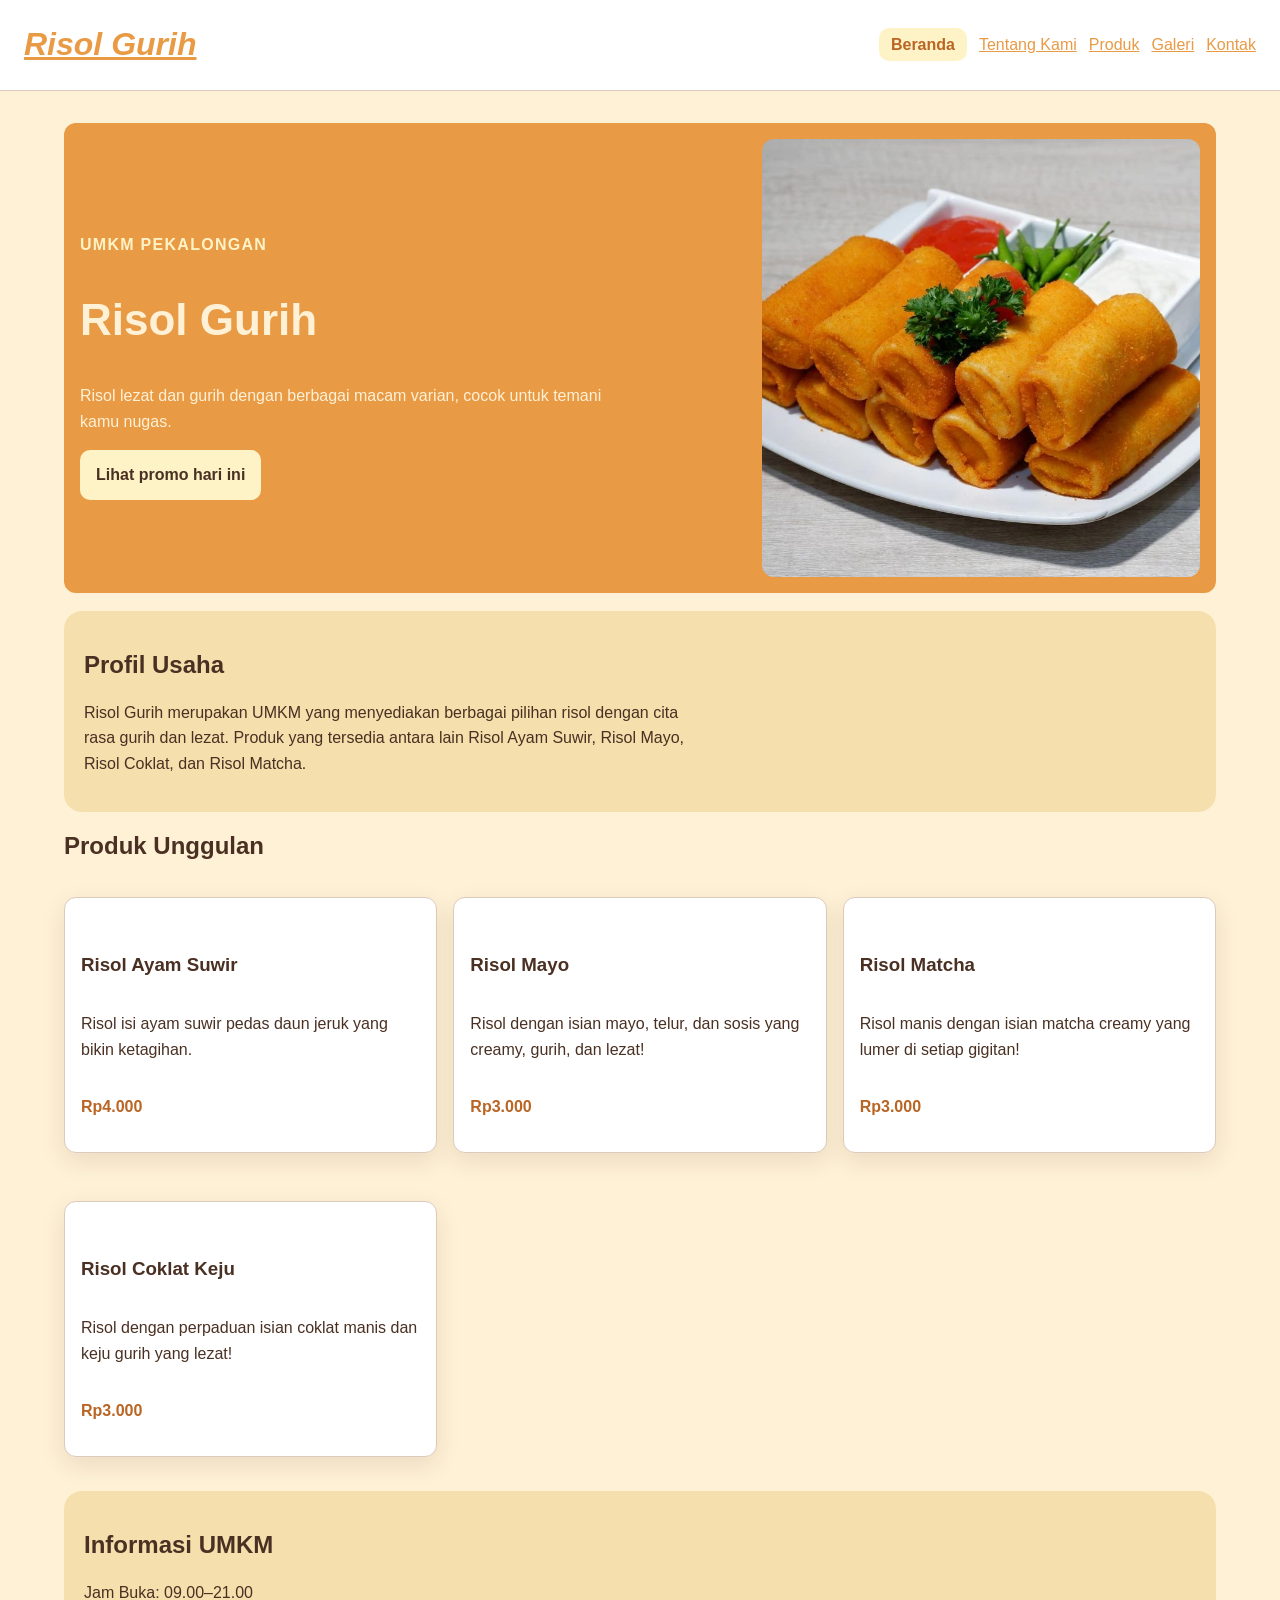
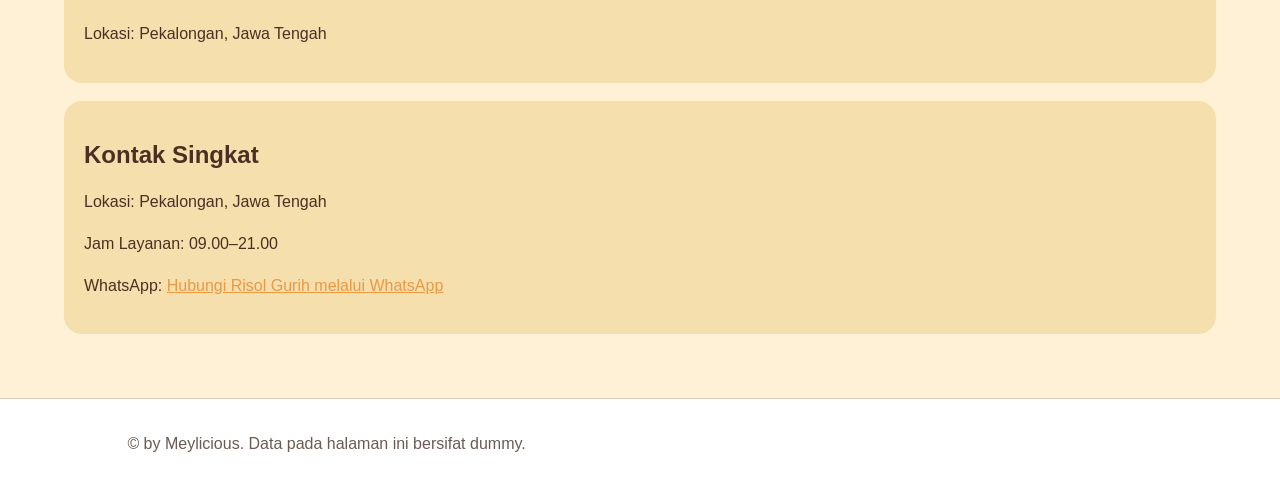
<file: index.html>
<!DOCTYPE html>
<html lang="id">
<head>
    <meta charset="utf-8">
    <meta name="viewport" content="width=device-width, initial-scale=1">
    <title>Risol Gurih Website UMKM</title>
    <link rel="stylesheet" href="css/style.css"/>
</head>

<body>
    <a class="skip-link" href="#konten">Lewati ke konten utama</a>

    <header class="site-header">
        <nav class="nav" aria-label="Navigasi utama">
            <a class="brand" href="index.html">Risol Gurih</a>

            <button id="menuButton" type="button" aria-label="Buka menu">
                ☰
            </button>

            <ul id="navMenu">
                <li><a aria-current="page" href="index.html">Beranda</a></li>
                <li><a href="tentang.html">Tentang Kami</a></li>
                <li><a href="produk.html">Produk</a></li>
                <li><a href="galeri.html">Galeri</a></li>
                <li><a href="kontak.html">Kontak</a></li>
            </ul>
        </nav>
    </header>

    <main id="konten" class="page">
        <section class="hero" aria-labelledby="hero-title">
            <div class="hero-content">
                <p class="eyebrow">UMKM Pekalongan</p>

                <h1 id="hero-title">Risol Gurih</h1>

                <p class="lead">
                    Risol lezat dan gurih dengan berbagai macam varian,
                    cocok untuk temani kamu nugas.
                </p>

                <button id="promoButton" class="cta-button" type="button">
                    Lihat promo hari ini
                </button>
            </div>

            <img
                class="hero-image"
                src="assets/images/etalase-risol.jpg"
                width="736"
                height="736"
                alt="Etalase Risol Gurih berisi berbagai pilihan risol"
            />
        </section>

        <section id="profil" class="info" aria-labelledby="profil-title">
            <h2 id="profil-title">Profil Usaha</h2>

            <p>
                Risol Gurih merupakan UMKM yang menyediakan berbagai pilihan
                risol dengan cita rasa gurih dan lezat. Produk yang tersedia
                antara lain Risol Ayam Suwir, Risol Mayo, Risol Coklat,
                dan Risol Matcha.
            </p>
        </section>

        <section class="products" aria-labelledby="produk-title">
            <h2 id="produk-title">Produk Unggulan</h2>

            <div class="product-grid">
                <article class="product-card">
                    <h3>Risol Ayam Suwir</h3>

                    <p>
                        Risol isi ayam suwir pedas daun jeruk yang bikin ketagihan.
                    </p>

                    <p class="price">Rp4.000</p>
                </article>

                <article class="product-card">
                    <h3>Risol Mayo</h3>

                    <p>
                        Risol dengan isian mayo, telur, dan sosis yang creamy,
                        gurih, dan lezat!
                    </p>

                    <p class="price">Rp3.000</p>
                </article>

                <article class="product-card">
                    <h3>Risol Matcha</h3>

                    <p>
                        Risol manis dengan isian matcha creamy yang lumer
                        di setiap gigitan!
                    </p>

                    <p class="price">Rp3.000</p>
                </article>

                <article class="product-card">
                    <h3>Risol Coklat Keju</h3>

                    <p>
                        Risol dengan perpaduan isian coklat manis dan keju
                        gurih yang lezat!
                    </p>

                    <p class="price">Rp3.000</p>
                </article>
            </div>
        </section>

        <section class="info" aria-labelledby="informasi-title">
            <h2 id="informasi-title">Informasi UMKM</h2>

            <p>Jam Buka: 09.00–21.00</p>
            <p>Lokasi: Pekalongan, Jawa Tengah</p>
        </section>

        <section id="kontak" class="info" aria-labelledby="kontak-title">
            <h2 id="kontak-title">Kontak Singkat</h2>

            <p>Lokasi: Pekalongan, Jawa Tengah</p>
            <p>Jam Layanan: 09.00–21.00</p>

            <p>
                WhatsApp:
                <a href="https://wa.me/6282123456789">
                    Hubungi Risol Gurih melalui WhatsApp
                </a>
            </p>
        </section>
    </main>

    <footer class="site-footer">
        <p>
            &copy; by Meylicious. Data pada halaman ini bersifat dummy.
        </p>
    </footer>

    <script src="js/script.js"></script>
    <script src="js/app.js" defer></script>
</body>
</html>
</file>
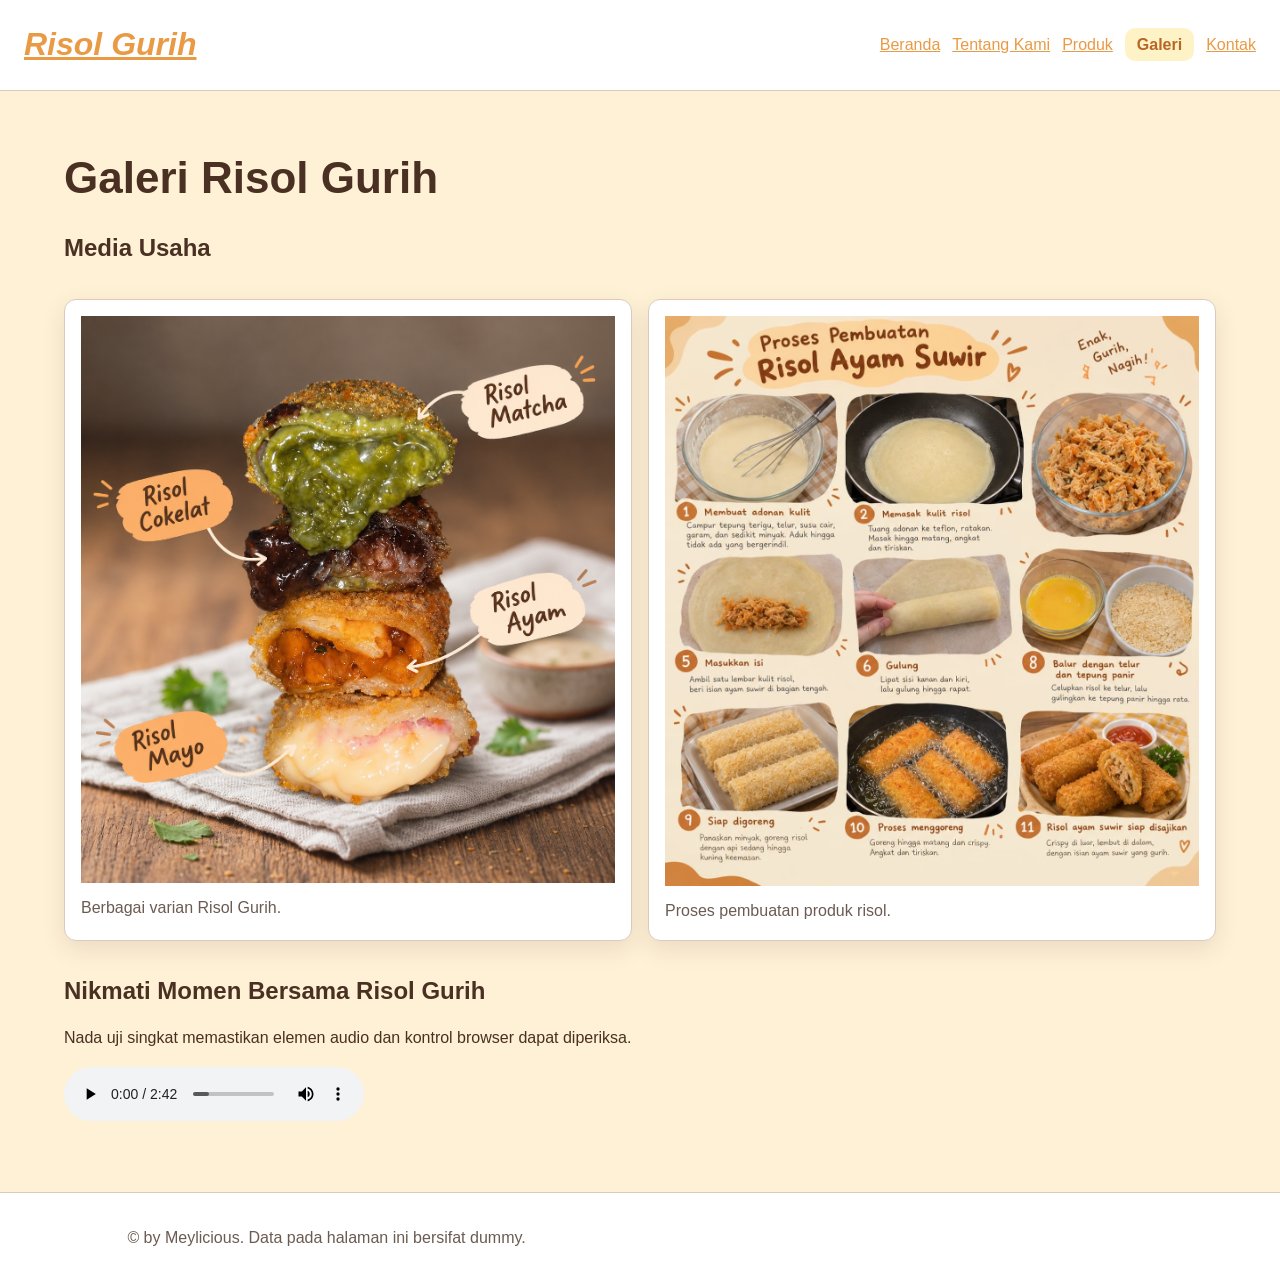
<file: galeri.html>
<!Doctype html>
<html lang="id">
  <head>
    <meta charset="utf-8" />
    <meta name="viewport" content="width=device-width, initial-scale=1" />
    <title>Galeri Risol Gurih - Website UMKM</title>
   <link rel="stylesheet" href="css/style.css" />
<script src="js/app.js" defer></script>
</head>

  <body>
    <a class="skip-link" href="#konten">Lewati ke konten utama</a>

    <header class="site-header">
      <nav class="nav" aria-label="Navigasi utama">
        <a class="brand" href="index.html">Risol Gurih</a>

        <ul>
          <li><a href="index.html">Beranda</a></li>
          <li><a href="tentang.html">Tentang Kami</a></li>
          <li><a href="produk.html">Produk</a></li>
          <li><a aria-current="page" href="galeri.html">Galeri</a></li>
          <li><a href="kontak.html">Kontak</a></li>
        </ul>
      </nav>
    </header>

    <main id="konten" class="page">
      <h1>Galeri Risol Gurih</h1>

      <section aria-labelledby="media-title">
        <h2 id="media-title">Media Usaha</h2>

        <div class="gallery-grid">
          <figure class="media-card">
            <img
              src="assets/images/macam-risol.png"
              width="1217"
              height="1293"
              loading="lazy"
              alt="Etalase produk Risol Gurih"
            />
            <figcaption>Berbagai varian Risol Gurih.</figcaption>
          </figure>

          <figure class="media-card">
            <img
              src="assets/images/proses-risol.jpeg"
              width="1199"
              height="1280"
              loading="lazy"
              alt="Ilustrasi proses pembuatan risol"
            />
            <figcaption>Proses pembuatan produk risol.</figcaption>
          </figure>
        </div>
      </section>

      <section aria-labelledby="audio-title">
        <h2 id="audio-title">Nikmati Momen Bersama Risol Gurih</h2>

        <p id="audio-note">
          Nada uji singkat memastikan elemen audio dan kontrol browser dapat diperiksa.
        </p>

        <audio
          controls
          aria-describedby="audio-note"
          src="assets/audio/audio-risol.mp3"
        >
          Browser Anda tidak mendukung pemutar audio.
        </audio>
      </section>
    </main>

    <footer class="site-footer">
      <p>&copy; by Meylicious. Data pada halaman ini bersifat dummy.</p>
    </footer>
  </body>
</html>
</file>
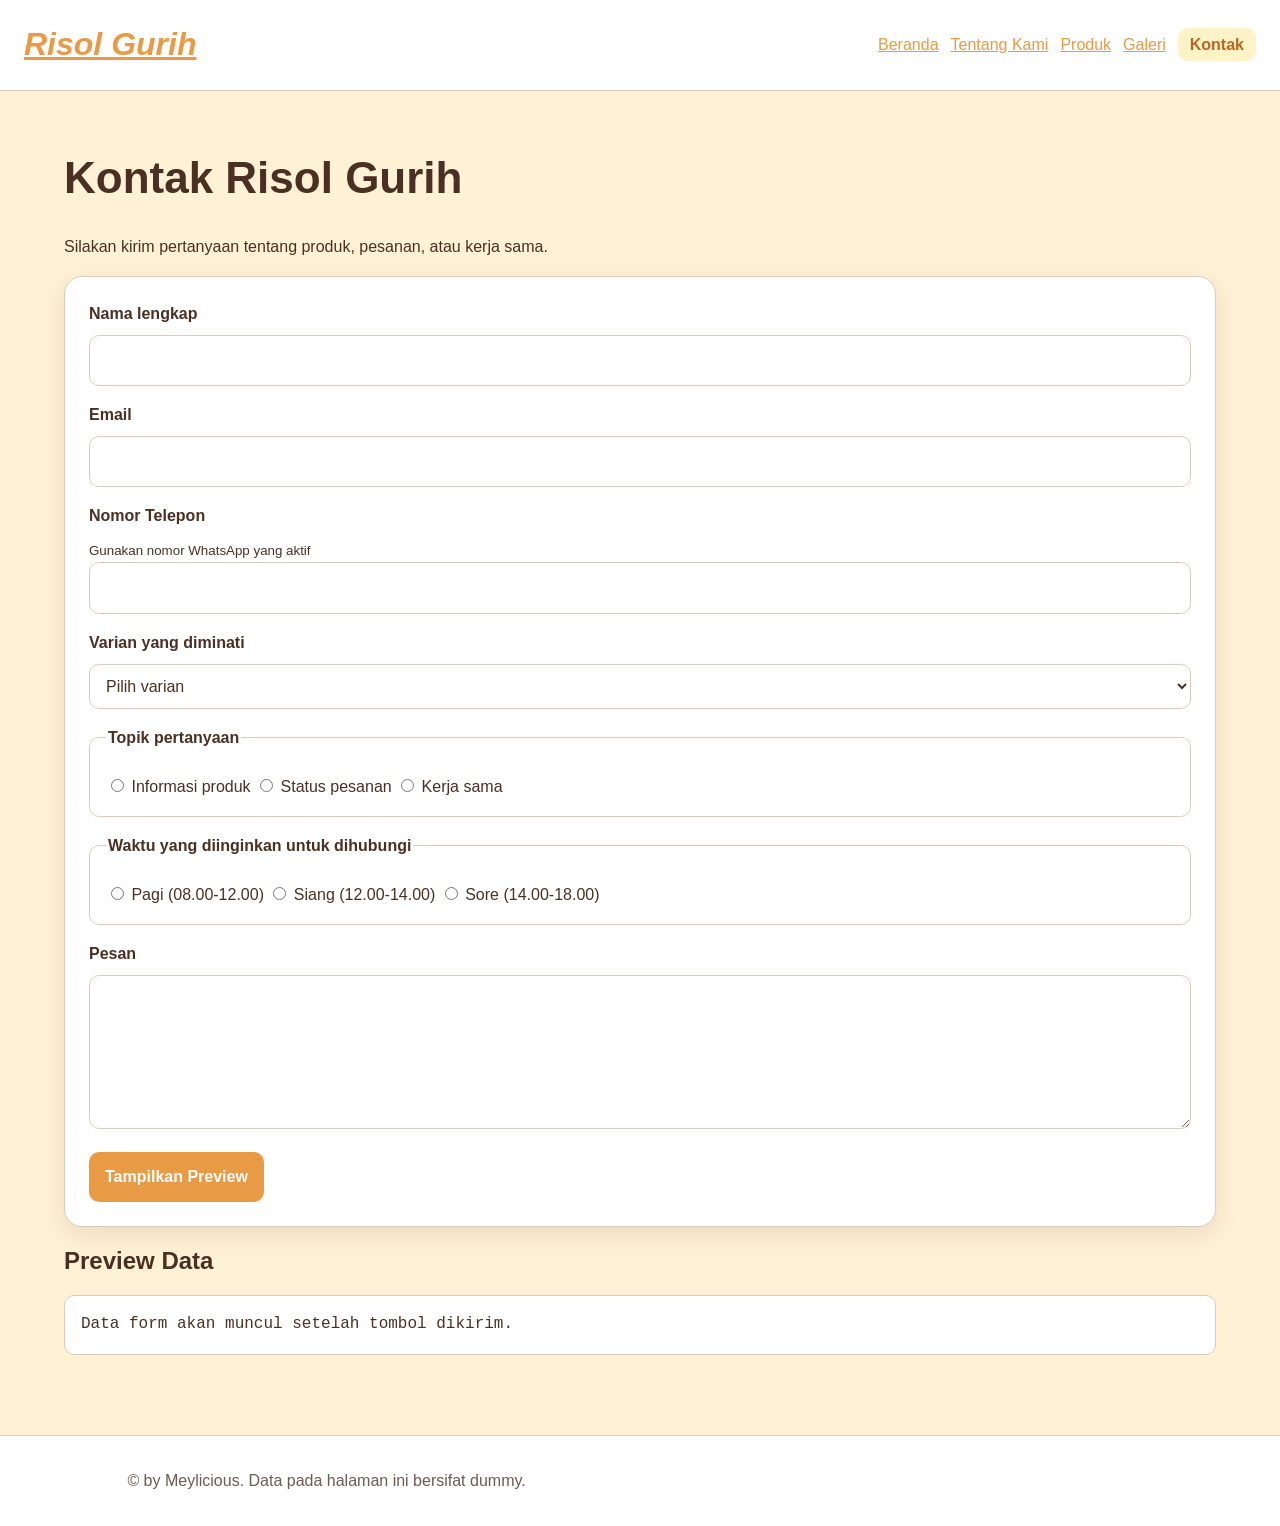
<file: kontak.html>
<!DOCTYPE html>
<html lang="id">
  <head>
    <meta charset="utf-8" />
    <meta name="viewport" content="width=device-width, initial-scale=1" />
    <title>Risol Gurih - Website UMKM</title>
  
    <link rel="stylesheet" href="css/style.css" />
    <script src="js/form.js" defer></script>
    <script src="js/app.js" defer></script>
  </head>

  <body>
    <a class="skip-link" href="#konten">Lewati ke konten utama</a>

    <header class="site-header">
      <nav class="nav" aria-label="Navigasi utama">
        <a class="brand" href="index.html">Risol Gurih</a>

        <ul>
          <li><a href="index.html">Beranda</a></li>
          <li><a href="tentang.html">Tentang Kami</a></li>
          <li><a href="produk.html">Produk</a></li>
          <li><a href="galeri.html">Galeri</a></li>
          <li><a aria-current="page" href="kontak.html">Kontak</a></li>
        </ul>
      </nav>
    </header>

    <main id="konten" class="page">
      <h1>Kontak Risol Gurih</h1>

      <p>Silakan kirim pertanyaan tentang produk, pesanan, atau kerja sama.</p>

      <form id="form-kontak" action="#" method="post">
        <div class="field">
          <label for="nama">Nama lengkap</label>
          <input
            id="nama"
            name="nama"
            type="text"
            autocomplete="name"
            required
            minlength="3"
          />
        </div>

        <div class="field">
          <label for="email">Email</label>
          <input
            id="email"
            name="email"
            type="email"
            autocomplete="email"
            required
          />
        </div>

        <div class="field">
          <label for="no-telp">Nomor Telepon</label>
          <small>Gunakan nomor WhatsApp yang aktif</small>
          <input
            id="no-telp"
            name="no-telp"
            type="tel"
            autocomplete="tel"
          />
        </div>

        <div class="field">
          <label for="paket">Varian yang diminati</label>
          <select id="paket" name="paket" required>
            <option value="">Pilih varian</option>
            <option value="risol-ayam">Risol Ayam</option>
            <option value="risol-mayo">Risol Mayo</option>
            <option value="risol-coklat">Risol Coklat</option>
            <option value="risol-matcha">Risol Matcha</option>
          </select>
        </div>

        <fieldset>
          <legend>Topik pertanyaan</legend>

          <label>
            <input type="radio" name="topik" value="produk" required />
            Informasi produk
          </label>

          <label>
            <input type="radio" name="topik" value="pesanan" />
            Status pesanan
          </label>

          <label>
            <input type="radio" name="topik" value="kerja-sama" />
            Kerja sama
          </label>
        </fieldset>

        <fieldset>
          <legend>Waktu yang diinginkan untuk dihubungi</legend>

          <label>
            <input type="radio" name="waktu" value="pagi" required />
            Pagi (08.00-12.00)
          </label>

          <label>
            <input type="radio" name="waktu" value="siang" />
            Siang (12.00-14.00)
          </label>

          <label>
            <input type="radio" name="waktu" value="sore" />
            Sore (14.00-18.00)
          </label>
        </fieldset>

        <div class="field">
          <label for="pesan">Pesan</label>
          <textarea
            id="pesan"
            name="pesan"
            rows="5"
            required
            minlength="10"
          ></textarea>
        </div>

        <div class="form-actions">
          <button type="submit">Tampilkan Preview</button>
        </div>
      </form>

      <section aria-labelledby="preview-title">
        <h2 id="preview-title">Preview Data</h2>
        <pre id="preview-form" aria-live="polite">Data form akan muncul setelah tombol dikirim.</pre>
      </section>
    </main>

    <footer class="site-footer">
      <p>&copy; by Meylicious. Data pada halaman ini bersifat dummy.</p>
    </footer>
  </body>
</html>
</file>
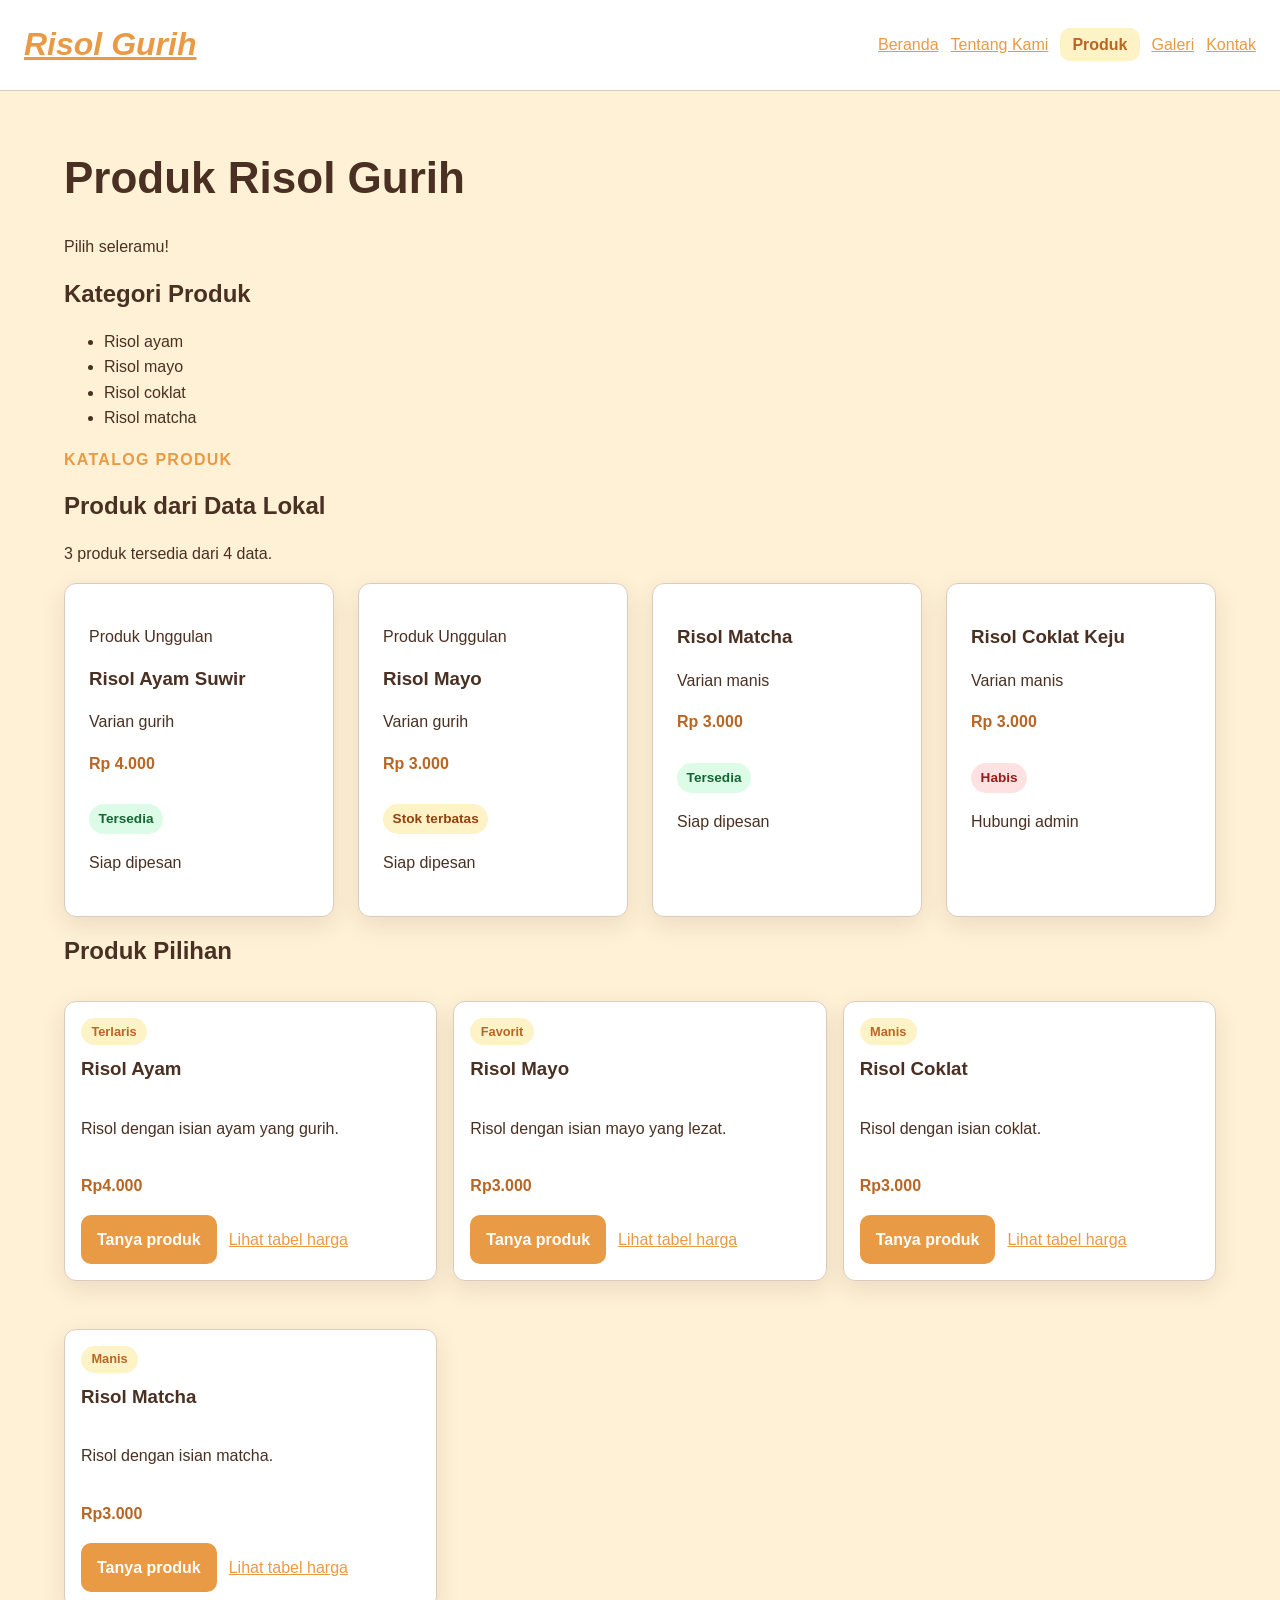
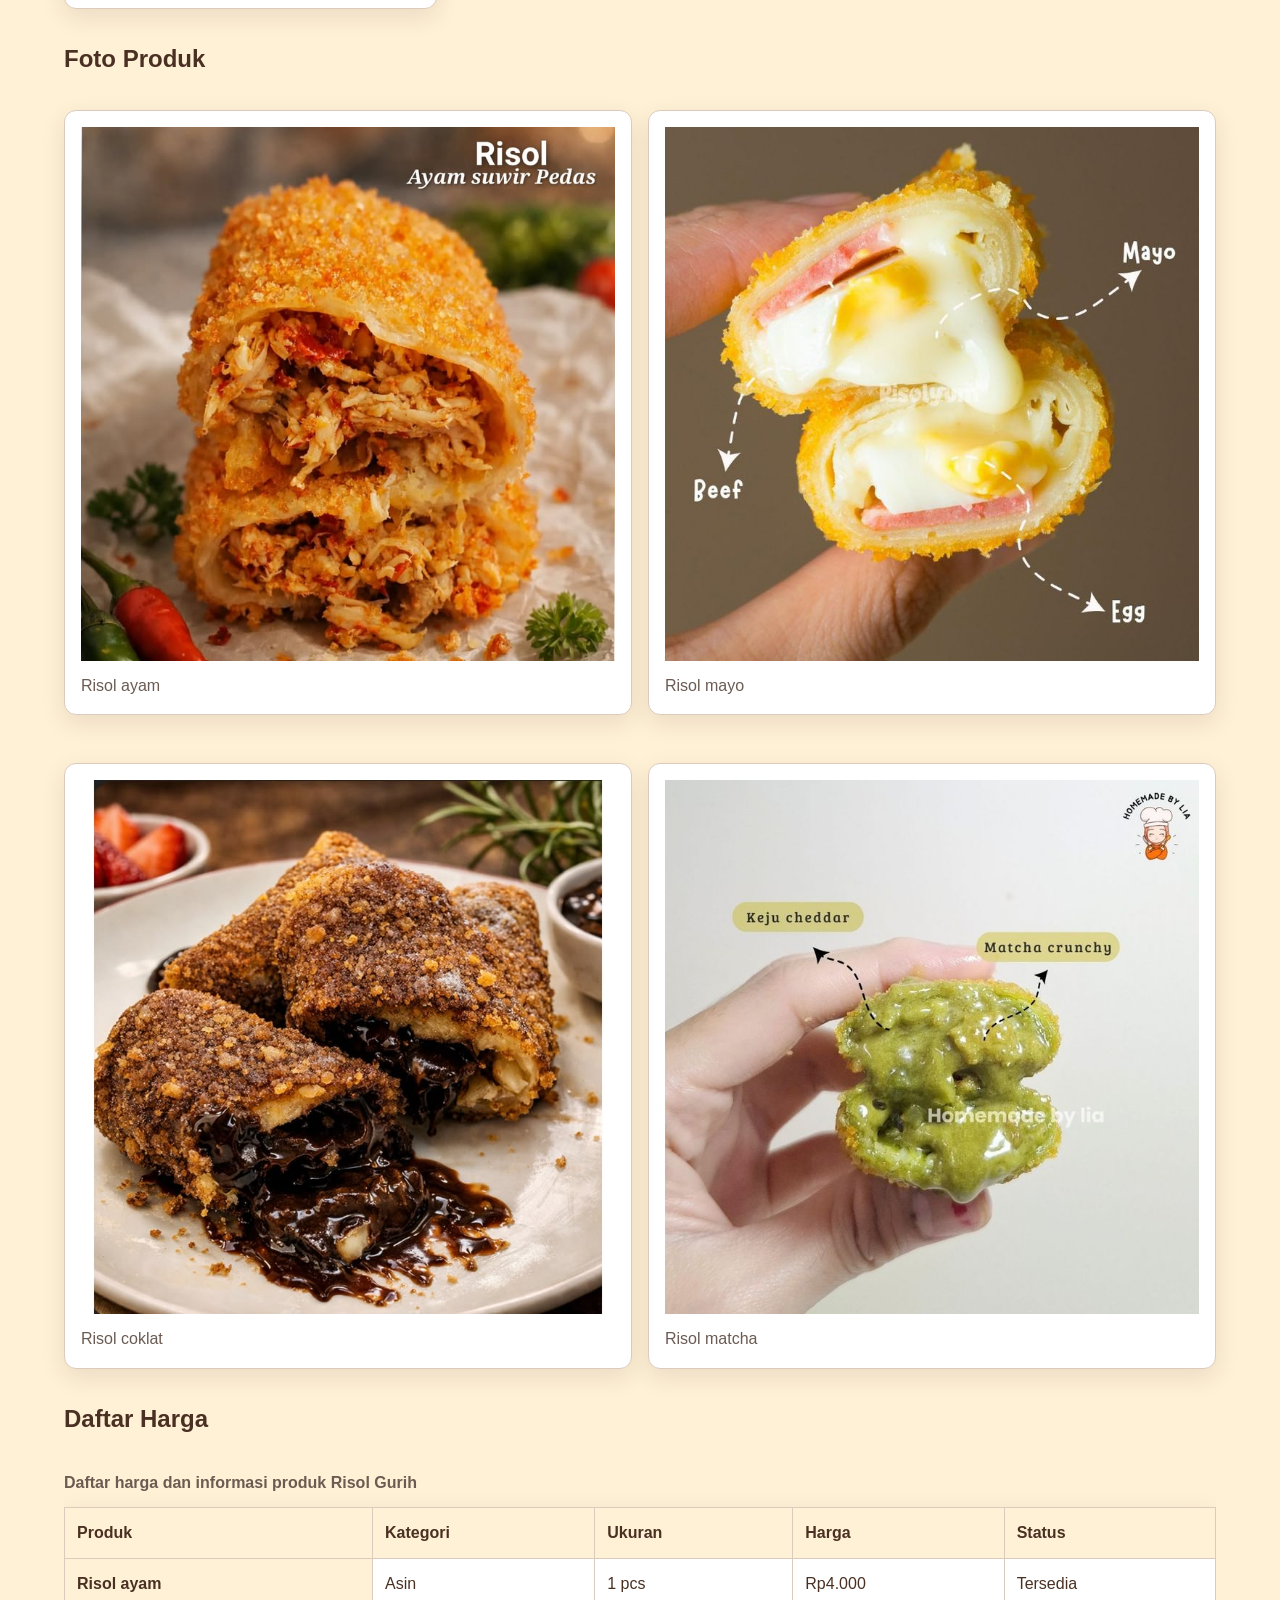
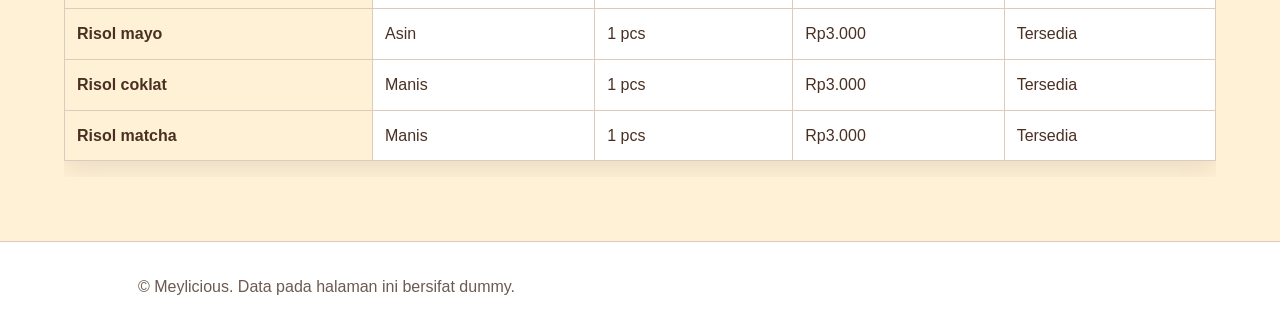
<file: produk.html>
<!DOCTYPE html>
<html lang="id">
  <head>
    <meta charset="utf-8" />
    <meta name="viewport" content="width=device-width, initial-scale=1" />
    <title>Produk Risol Gurih - Website UMKM</title>
    <link rel="stylesheet" href="css/style.css" />
    <script src="js/app.js" defer></script>
  </head>

  <body>
    <a class="skip-link" href="#konten">Lewati ke konten utama</a>

    <header class="site-header">
      <nav class="nav" aria-label="Navigasi utama">
        <a class="brand" href="index.html">Risol Gurih</a>

        <ul>
          <li><a href="index.html">Beranda</a></li>
          <li><a href="tentang.html">Tentang Kami</a></li>
          <li><a aria-current="page" href="produk.html">Produk</a></li>
          <li><a href="galeri.html">Galeri</a></li>
          <li><a href="kontak.html">Kontak</a></li>
        </ul>
      </nav>
    </header>

    <main id="konten" class="page">
      <h1>Produk Risol Gurih</h1>
      <p>Pilih seleramu!</p>

      <section aria-labelledby="kategori-title">
        <h2 id="kategori-title">Kategori Produk</h2>

        <ul>
          <li>Risol ayam</li>
          <li>Risol mayo</li>
          <li>Risol coklat</li>
          <li>Risol matcha</li>
        </ul>
      </section>

      <section class="section" aria-labelledby="produk-dinamis-title">
        <div class="section-header">
          <p class="eyebrow">katalog produk</p>
          <h2 id="produk-dinamis-title">Produk dari Data Lokal</h2>
          <p id="produk-ringkasan">Data produk akan dimuat melalui JavaScript.</p>
        </div>
        <div id="produk-dinamis" class="js-product-grid"></div>
      </section>

      <section aria-labelledby="produk-pilihan-title">
        <h2 id="produk-pilihan-title">Produk Pilihan</h2>

        <div class="product-grid">
          <article class="product-card">
            <span class="product-badge">Terlaris</span>
            <h3>Risol Ayam</h3>
            <p>Risol dengan isian ayam yang gurih.</p>
            <p class="price">Rp4.000</p>

            <div class="card-actions">
              <a class="button" href="kontak.html">Tanya produk</a>
              <a href="#harga-title">Lihat tabel harga</a>
            </div>
          </article>

          <article class="product-card">
            <span class="product-badge">Favorit</span>
            <h3>Risol Mayo</h3>
            <p>Risol dengan isian mayo yang lezat.</p>
            <p class="price">Rp3.000</p>

            <div class="card-actions">
              <a class="button" href="kontak.html">Tanya produk</a>
              <a href="#harga-title">Lihat tabel harga</a>
            </div>
          </article>

          <article class="product-card">
            <span class="product-badge">Manis</span>
            <h3>Risol Coklat</h3>
            <p>Risol dengan isian coklat.</p>
            <p class="price">Rp3.000</p>

            <div class="card-actions">
              <a class="button" href="kontak.html">Tanya produk</a>
              <a href="#harga-title">Lihat tabel harga</a>
            </div>
          </article>

          <article class="product-card">
            <span class="product-badge">Manis</span>
            <h3>Risol Matcha</h3>
            <p>Risol dengan isian matcha.</p>
            <p class="price">Rp3.000</p>

            <div class="card-actions">
              <a class="button" href="kontak.html">Tanya produk</a>
              <a href="#harga-title">Lihat tabel harga</a>
            </div>
          </article>
        </div>
      </section>

      <section aria-labelledby="foto-title">
        <h2 id="foto-title">Foto Produk</h2>

        <div class="gallery-grid">
          <figure class="media-card">
            <img
              src="assets/images/risoles-ayam.jpg"
              alt="Risol ayam"
              width="736"
              height="736"
              loading="lazy"
            />
            <figcaption>Risol ayam</figcaption>
          </figure>

          <figure class="media-card">
            <img
              src="assets/images/risoles-mayo.jpg"
              alt="Risol mayo"
              width="736"
              height="736"
              loading="lazy"
            />
            <figcaption>Risol mayo</figcaption>
          </figure>

          <figure class="media-card">
            <img
              src="assets/images/risol-coklat.jpg"
              alt="Risol coklat"
              width="736"
              height="736"
              loading="lazy"
            />
            <figcaption>Risol coklat</figcaption>
          </figure>

          <figure class="media-card">
            <img
              src="assets/images/risol-matcha.jpg"
              alt="Risol matcha"
              width="736"
              height="736"
              loading="lazy"
            />
            <figcaption>Risol matcha</figcaption>
          </figure>
        </div>
      </section>

      <section aria-labelledby="harga-title">
        <h2 id="harga-title">Daftar Harga</h2>

        <div
          class="table-scroll"
          role="region"
          aria-labelledby="daftar-harga-caption"
          tabindex="0"
        >
          <table>
            <caption id="daftar-harga-caption">
              Daftar harga dan informasi produk Risol Gurih
            </caption>

            <thead>
              <tr>
                <th scope="col">Produk</th>
                <th scope="col">Kategori</th>
                <th scope="col">Ukuran</th>
                <th scope="col">Harga</th>
                <th scope="col">Status</th>
              </tr>
            </thead>

            <tbody>
              <tr>
                <th scope="row">Risol ayam</th>
                <td>Asin</td>
                <td>1 pcs</td>
                <td>Rp4.000</td>
                <td>Tersedia</td>
              </tr>

              <tr>
                <th scope="row">Risol mayo</th>
                <td>Asin</td>
                <td>1 pcs</td>
                <td>Rp3.000</td>
                <td>Tersedia</td>
              </tr>

              <tr>
                <th scope="row">Risol coklat</th>
                <td>Manis</td>
                <td>1 pcs</td>
                <td>Rp3.000</td>
                <td>Tersedia</td>
              </tr>

              <tr>
                <th scope="row">Risol matcha</th>
                <td>Manis</td>
                <td>1 pcs</td>
                <td>Rp3.000</td>
                <td>Tersedia</td>
              </tr>
            </tbody>
          </table>
        </div>
      </section>
    </main>

    <footer class="site-footer">
      <p>&copy; Meylicious. Data pada halaman ini bersifat dummy.</p>
    </footer>
  </body>
</html>
</file>
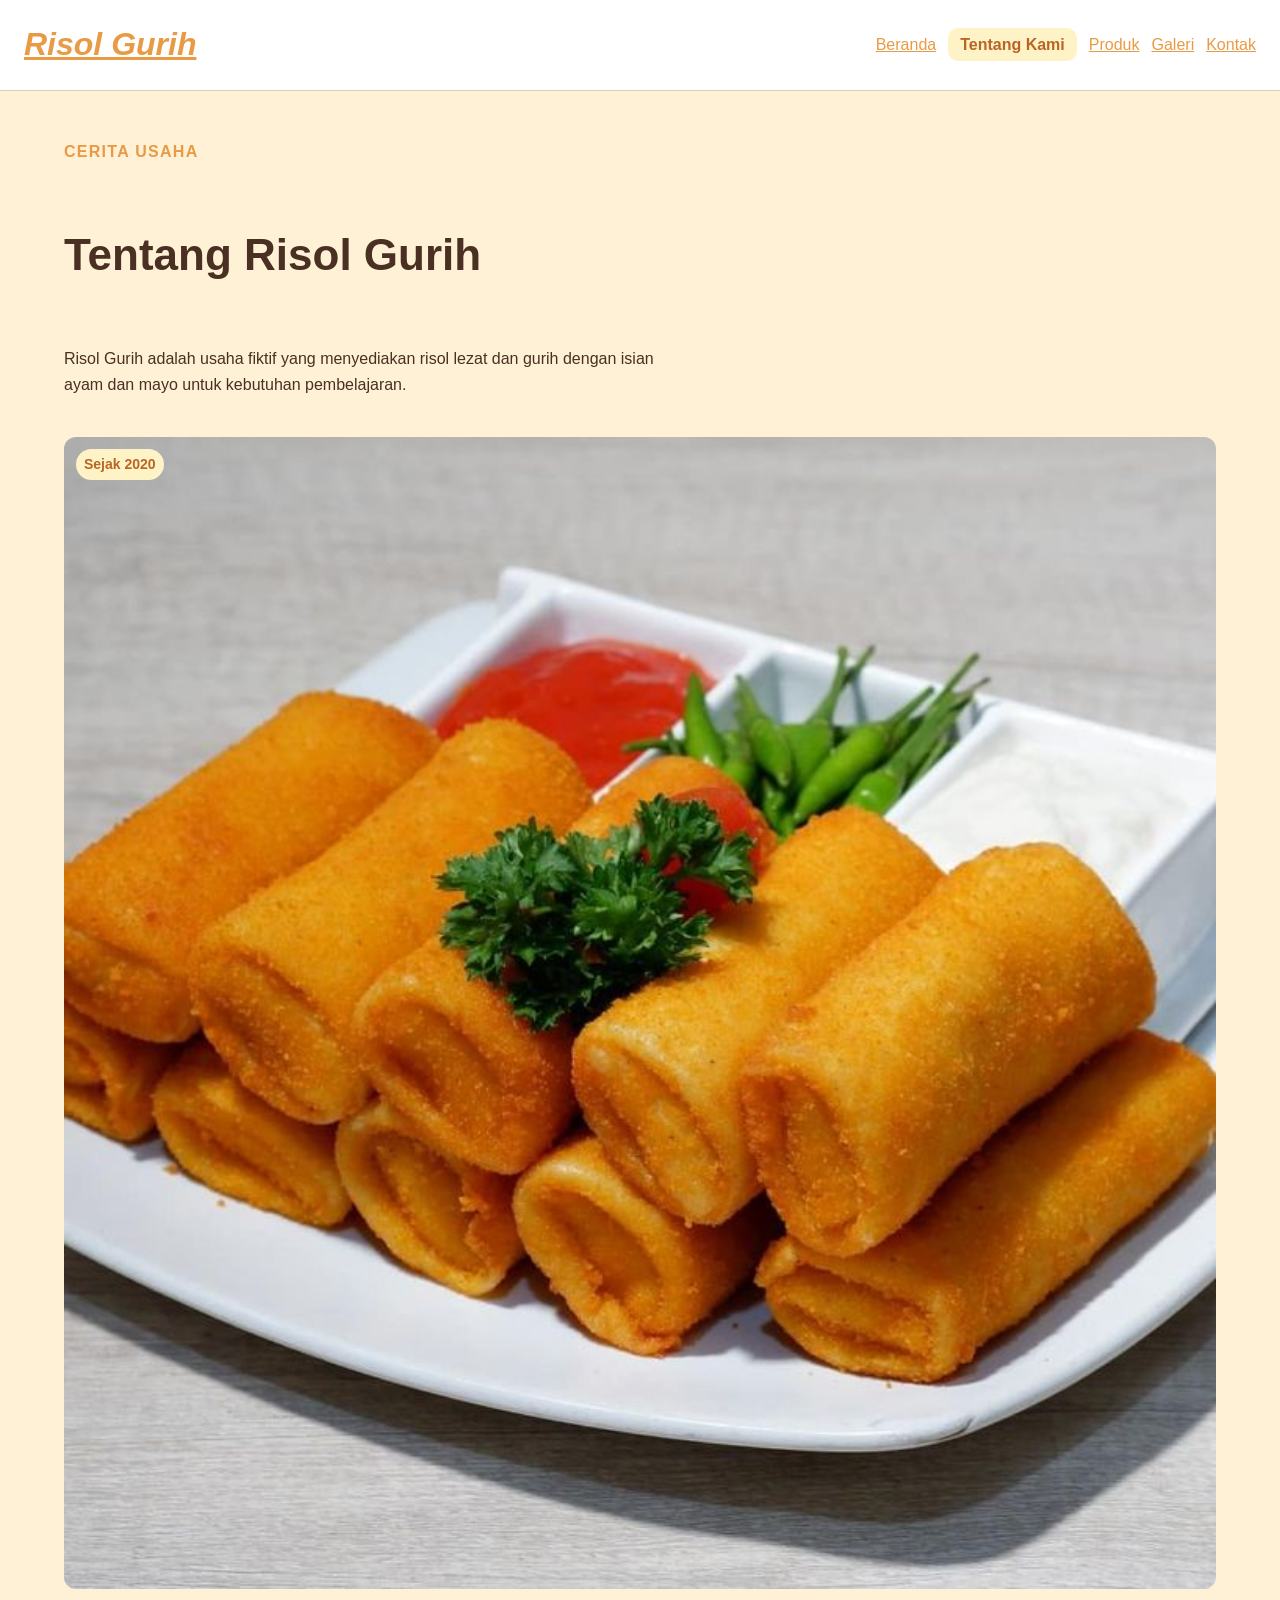
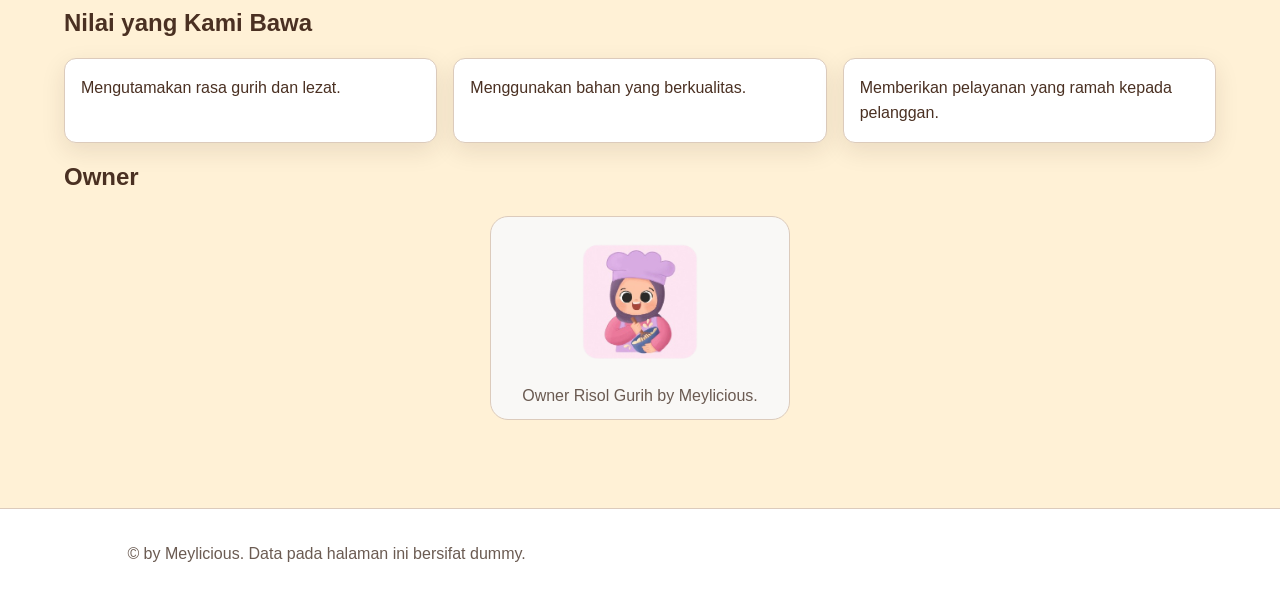
<file: tentang.html>
<!DOCTYPE html>
<html lang="id">
  <head>
    <meta charset="utf-8" />
    <meta name="viewport" content="width=device-width, initial-scale=1" />
    <title>Tentang Risol Gurih - Website UMKM</title>
    <link rel="stylesheet" href="css/style.css" />
    <script src="js/app.js" defer></script>
  </head>

  <body>
    <a class="skip-link" href="#konten">
      Lewati ke konten utama
    </a>

    <header class="site-header">
      <nav class="nav" aria-label="Navigasi utama">
        <a class="brand" href="index.html">Risol Gurih</a>

        <ul>
          <li><a href="index.html">Beranda</a></li>
          <li>
            <a aria-current="page" href="tentang.html">
              Tentang Kami
            </a>
          </li>
          <li><a href="produk.html">Produk</a></li>
          <li><a href="galeri.html">Galeri</a></li>
          <li><a href="kontak.html">Kontak</a></li>
        </ul>
      </nav>
    </header>

    <main id="konten" class="page">
      <section class="tentang-grid" aria-labelledby="tentang-title">
        <div class="tentang-content">
          <p class="eyebrow">Cerita Usaha</p>

          <h1 id="tentang-title">Tentang Risol Gurih</h1>

          <p>
            Risol Gurih adalah usaha fiktif yang menyediakan risol lezat
            dan gurih dengan isian ayam dan mayo untuk kebutuhan
            pembelajaran.
          </p>
        </div>

        <div class="tentang-media">
          <span class="badge-tentang">Sejak 2020</span>

          <img
            class="foto-tentang"
            src="assets/images/etalase-risol.jpg"
            alt="Etalase produk Risol Gurih"
            width="736"
            height="736"
            loading="lazy"
          />
        </div>
      </section>

      <section aria-labelledby="nilai-title">
        <h2 id="nilai-title">Nilai yang Kami Bawa</h2>

        <ul class="nilai-list">
          <li>Mengutamakan rasa gurih dan lezat.</li>
          <li>Menggunakan bahan yang berkualitas.</li>
          <li>Memberikan pelayanan yang ramah kepada pelanggan.</li>
        </ul>
      </section>

      <section aria-labelledby="owner-title">
        <h2 id="owner-title">Owner</h2>

        <figure class="owner-card">
          <img
            src="assets/images/owner-risol.png"
            alt="Ilustrasi kartun pemilik usaha Risol Gurih"
            width="666"
            height="375"
            loading="lazy"
          />

          <figcaption>Owner Risol Gurih by Meylicious.</figcaption>
        </figure>
      </section>
    </main>

    <footer class="site-footer">
      <p>
        &copy; by Meylicious. Data pada halaman ini bersifat dummy.
      </p>
    </footer>
  </body>
</html>
</file>
<file: css/style.css>
:root {
  --color-primary: #e99a45;
  --color-primary-strong: #b96524;
  --color-text: #4a3022;
  --color-muted: #6b5b52;
  --color-surface: #ffffff;
  --color-surface-soft: #fff1d6;
  --color-border: #dccbbc;
  --color-focus: #1d4ed8;
  --space-1: 0.5rem;
  --space-2: 0.75rem;
  --space-3: 1rem;
  --space-4: 1.5rem;
  --space-5: 2rem;
  --radius-sm: 0.625rem;
  --radius-md: 0.75rem;
  --shadow-card: 0 0.5rem 1.5rem rgb(47 33 24 / 0.1);
}

*,
*::before,
*::after {
  box-sizing: border-box;
}

html {
  color-scheme: light;
}

body {
  margin: 0;
  color: var(--color-text);
  background: var(--color-surface-soft);
  font-family: Arial, sans-serif;
  font-size: 16px;
  line-height: 1.6;
}

.hero {
  display: grid;
  grid-template-columns: 1fr;
  gap: var(--space-4);
  align-items: center;
  padding: var(--space-3);
  background: var(--color-primary);
  border-radius: var(--radius-md);
  color: #fff1d6;
}

.eyebrow {
  color: var(--color-primary);
  font-weight: 800;
  letter-spacing: 0.08em;
  text-transform: uppercase;
}

.hero .eyebrow {
  color: #fef3c7;
}

h1 {
  font-size: clamp(2rem, 1.5rem + 2vw, 2.75rem);
}

h1,
h2,
h3 {
  line-height: 1.2;
  text-wrap: balance;
}

p,
li {
  max-width: 68ch;
}

.lead {
  max-width: 560px;
}

.hero-image {
  width: 100%;
  border-radius: var(--radius-md);
}

.products {
  margin-top: 18px;
}

.product-list {
  margin-top: 16px;
}

.price {
  color: var(--color-primary-strong);
  font-weight: 800;
}

.button,
button {
  display: inline-block;
  padding: var(--space-2) var(--space-3);
  color: var(--color-surface);
  font: inherit;
  font-weight: 700;
  text-decoration: none;
  cursor: pointer;
  background: var(--color-primary);
  border: 0;
  border-radius: var(--radius-sm);
}

.button:hover,
button:hover {
  color: var(--color-surface);
  background: var(--color-primary-strong);
}

.hero button {
  color: var(--color-text);
  background: #fef3c7;
}

.hero button:hover {
  color: var(--color-text);
  background: #fde68a;
}

.skip-link {
  position: absolute;
  top: -5rem;
  left: var(--space-3);
  padding: var(--space-2) var(--space-3);
  color: var(--color-surface);
  background: var(--color-text);
}

.skip-link:focus {
  top: var(--space-3);
}

.site-header,
.site-footer {
  padding: var(--space-3) var(--space-4);
  background: var(--color-surface);
  border-bottom: 1px solid var(--color-border);
}

.brand {
  margin-bottom: 0;
  font-family: "Baloo 2", sans-serif;
  font-size: 2rem;
  font-weight: 800;
  font-style: italic;
}
.nav {
  display: flex;
  flex-direction: column;
  gap: var(--space-3);
  align-items: flex-start;
}

.nav ul {
  display: flex;
  flex-direction: column;
  gap: var(--space-2);
  flex-wrap: wrap;
  list-style: none;
  padding-left: 0;
}

.nav li {
  margin: 0;
}

.nav a[aria-current="page"] {
  padding: var(--space-1) var(--space-2);
  color: var(--color-primary-strong);
  font-weight: 700;
  text-decoration: none;
  background: #fef3c7;
  border-radius: var(--radius-sm);
}

.page {
  width: min(100% - 2rem, 72rem);
  margin-inline: auto;
  padding-block: var(--space-5);
}

a {
  color: var(--color-primary);
}

a:hover {
  color: var(--color-primary-strong);
}

:focus-visible {
  outline: 3px solid var(--color-focus);
  outline-offset: 3px;
}

.info {
  margin-top: 18px;
  padding: 20px;
  border-radius: 18px;
  background: #f4dfad;
}

.site-footer {
  margin-top: var(--space-5);
  color: var(--color-muted);
  text-align: center;
  border-top: 1px solid var(--color-border);
  border-bottom: 0;
}

.product-grid,
.gallery-grid {
  display: grid;
  grid-template-columns: 1fr;
  gap: var(--space-3);
}

.product-card,
.media-card,
table,
form {
  margin-block: var(--space-3);
  padding: var(--space-3);
  background: var(--color-surface);
  border: 1px solid var(--color-border);
  border-radius: var(--radius-md);
  box-shadow: var(--shadow-card);
}

.product-card {
  display: flex;
  flex-direction: column;
  position: relative;
}

.product-badge {
  position: absolute;
  top: var(--space-3);
  left: var(--space-3);
  padding: 0.2rem 0.65rem;
  color: var(--color-primary-strong);
  font-size: 0.8rem;
  font-weight: 800;
  background: #fef3c7;
  border-radius: 999px;
}

.product-card h3 {
  margin-top: 2.5rem;
}

.card-actions {
  display: flex;
  gap: var(--space-2);
  align-items: center;
  flex-wrap: wrap;
  margin-top: auto;
}

figure {
  margin-inline: 0;
}

figcaption,
caption {
  color: var(--color-muted);
}

table {
  width: 100%;
  border-collapse: collapse;
  border-radius: 0;
}

caption {
  margin-bottom: var(--space-2);
  font-weight: 700;
  text-align: left;
}

th,
td {
  padding: var(--space-2);
  text-align: left;
  border: 1px solid var(--color-border);
}

th {
  background: var(--color-surface-soft);
}

.media-card img {
  width: 100%;
  height: auto;
  display: block;
}

.media-card {
  display: flex;
  flex-direction: column;
  gap: var(--space-2);
}

img {
  display: block;
  max-width: 100%;
  height: auto;
}

.owner-card {
  max-width: 300px;
  margin: 24px auto;
  padding: 10px;
  text-align: center;
  background: #f9f8f6;
  border: 1px solid #dccbbc;
  border-radius: 18px;
}

.owner-card img {
  display: block;
  width: 100%;
  max-width: 300px;
  height: auto;
  margin: 0 auto;
  border-radius: 12px;
}

.field {
  margin-bottom: var(--space-3);
}

.field label,
legend {
  display: block;
  margin-bottom: var(--space-1);
  font-weight: 700;
}

.field input,
.field select,
.field textarea {
  width: 100%;
  padding: var(--space-2);
  color: inherit;
  font: inherit;
  background: var(--color-surface);
  border: 1px solid var(--color-border);
  border-radius: var(--radius-sm);
}

input[type="radio"],
input[type="checkbox"] {
  width: auto;
}

fieldset {
  margin: 0 0 var(--space-3);
  padding: var(--space-3);
  border: 1px solid var(--color-border);
  border-radius: var(--radius-sm);
}

audio {
  max-width: 100%;
}

#preview-form {
  padding: var(--space-3);
  white-space: pre-wrap;
  background: var(--color-surface);
  border: 1px solid var(--color-border);
  border-radius: var(--radius-sm);
}

#form-kontak {
  padding: 24px;
  background: #ffffff;
  border: 1px solid #dccbbc;
  border-radius: 18px;
}

.form-actions {
  display: flex;
  gap: var(--space-2);
  align-items: center;
  flex-wrap: wrap;
  margin-top: var(--space-3);
}

.tentang-grid {
  display: grid;
  grid-template-columns: 1fr;
  gap: var(--space-4);
  align-items: center;
}

.tentang-content {
  display: flex;
  flex-direction: column;
  gap: var(--space-2);
}

.tentang-media {
  position: relative;
}

.badge-tentang {
  position: absolute;
  top: var(--space-2);
  left: var(--space-2);
  max-width: calc(100% - 1rem);
  padding: 0.25rem 0.5rem;
  color: var(--color-primary-strong);
  font-size: clamp(0.7rem, 3vw, 0.875rem);
  font-weight: 800;
  background: #fef3c7;
  border-radius: 999px;
  z-index: 1;
}

.foto-tentang {
  display: block;
  width: 100%;
  height: auto;
  border-radius: var(--radius-md);
}

.nilai-list {
  display: flex;
  gap: var(--space-3);
  flex-wrap: wrap;
  margin: 0;
  padding: 0;
  list-style: none;
}

.nilai-list li {
  flex: 1 1 12rem;
  padding: var(--space-3);
  background: var(--color-surface);
  border: 1px solid var(--color-border);
  border-radius: var(--radius-md);
  box-shadow: var(--shadow-card);
  margin: 0;
}

.table-scroll {
  max-width: 100%;
  overflow-x: auto;
}

.table-scroll:focus-visible {
  outline: 3px solid var(--color-focus);
  outline-offset: 3px;
}

.table-scroll table {
  min-width: 40rem;
}

@media (min-width: 42rem) {
  .nav ul {
    flex-direction: row;
  }

  .gallery-grid {
    grid-template-columns: repeat(2, minmax(0, 1fr));
  }
}

@media (min-width: 48rem) {
  .hero {
    grid-template-columns: 1.2fr 0.8fr;
  }

  .product-grid {
    grid-template-columns: repeat(2, minmax(0, 1fr));
  }
}

@media (min-width: 60rem) {
  .nav {
    flex-direction: row;
    align-items: center;
    justify-content: space-between;
  }

  .product-grid {
    grid-template-columns: repeat(3, minmax(0, 1fr));
  }
}

.js-product-grid {
  display: grid;
  grid-template-columns: repeat(auto-fit, minmax(14rem, 1fr));
  gap: var(--space-4);
}

.js-product-card {
  padding: var(--space-4);
  border: 1px solid var(--color-border);
  border-radius: var(--radius-md);
  background: var(--color-surface);
  box-shadow: var(--shadow-card);
}

.stock-badge {
  display: inline-flex;
  margin-block-start: var(--space-2);
  padding: 0.25rem 0.6rem;
  border-radius: 999px;
  font-size: 0.85rem;
  font-weight: 700;
  background: #dcfce7;
  color: #166534;
}

.stock-badge.warning {
  background: #fef3c7;
  color: #92400e;
}

.stock-badge.empty {
  background: #fee2e2;
  color: #991b1b;
}

/* Hamburger menu */
#menuButton {
  display: none;
}

@media (max-width: 768px) {
  #menuButton {
    display: block;
  }

  #navMenu {
    display: none;
  }

  #navMenu.active {
    display: flex;
    flex-direction: column;
  }
}
</file>
